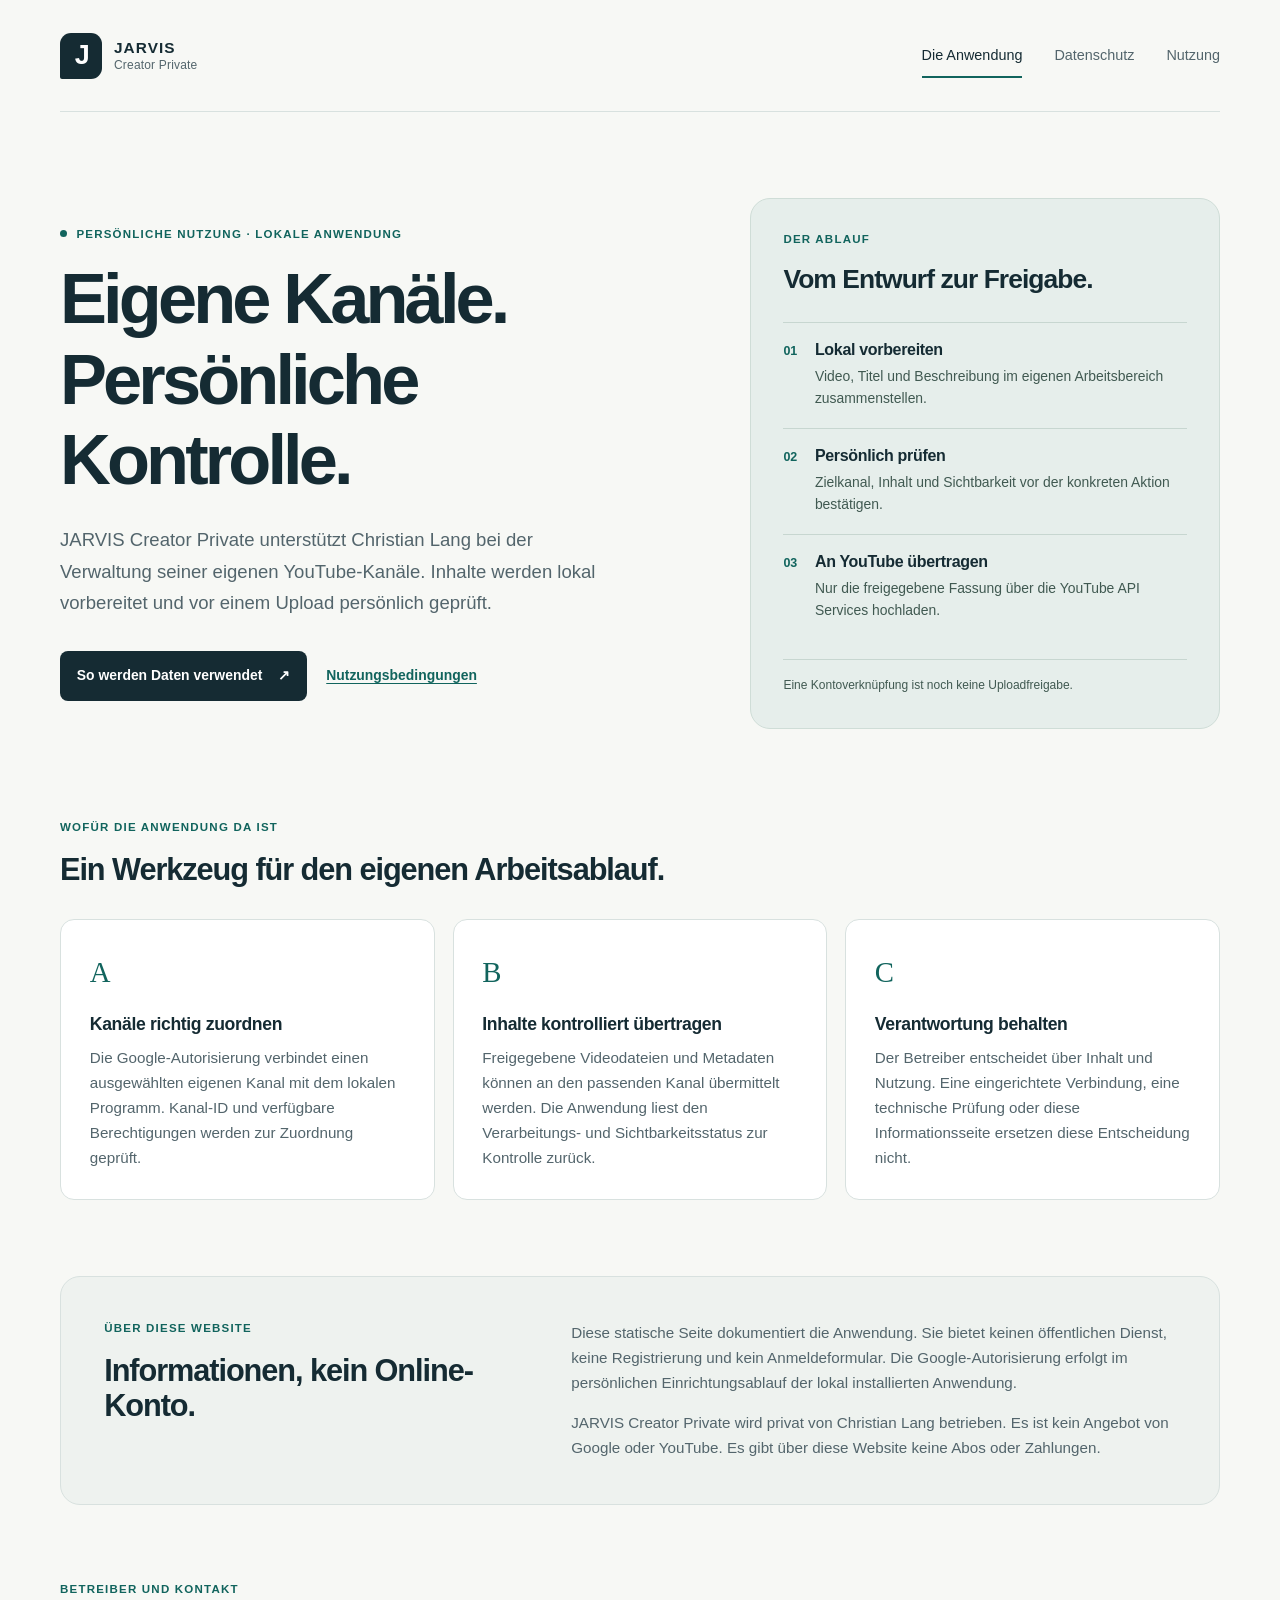
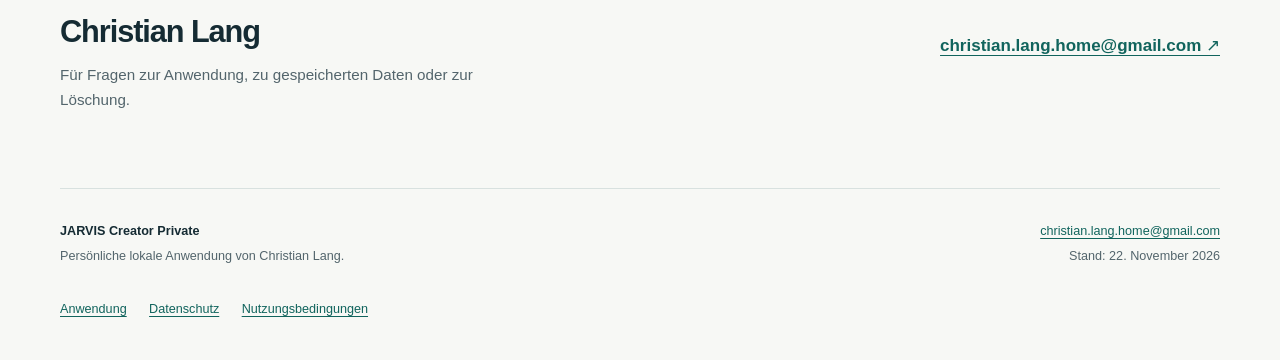
<file: index.html>
<!doctype html>
<html lang="de-CH">
<head>
  <meta charset="utf-8">
  <meta name="viewport" content="width=device-width, initial-scale=1">
  <meta name="description" content="Informationen zur persönlichen lokalen YouTube-Kanalverwaltung JARVIS Creator Private von Christian Lang.">
  <meta name="referrer" content="no-referrer">
  <meta name="google-site-verification" content="WJLr-su5qFIZs2sz-baOuVgckbcweXILUrfRdHcVjM0" />
  <meta http-equiv="Content-Security-Policy" content="default-src 'none'; style-src 'self'; base-uri 'none'; form-action 'none'; object-src 'none'">
  <title>Eigene Kanäle. Persönliche Kontrolle. · JARVIS Creator Private</title>
  <link rel="stylesheet" href="styles.css">
</head>
<body>
  <a class="skip-link" href="#inhalt">Zum Inhalt</a>
  <header class="site-header wrap">
    <a class="brand" href="index.html" aria-label="JARVIS Creator Private – Startseite">
      <span class="brand-mark" aria-hidden="true">J</span>
      <span>JARVIS<span class="brand-subtitle">Creator Private</span></span>
    </a>
    <nav aria-label="Hauptnavigation"><a href="index.html" aria-current="page">Die Anwendung</a>
<a href="privacy.html">Datenschutz</a>
<a href="terms.html">Nutzung</a></nav>
  </header>
  <main id="inhalt" tabindex="-1">

    <section class="hero wrap" aria-labelledby="haupttitel">
      <div class="hero-copy">
        <p class="eyebrow"><span class="status-dot" aria-hidden="true"></span> Persönliche Nutzung · Lokale Anwendung</p>
        <h1 id="haupttitel">Eigene Kanäle.<br>Persönliche Kontrolle.</h1>
        <p class="lead">JARVIS Creator Private unterstützt Christian Lang bei der Verwaltung seiner eigenen YouTube-Kanäle. Inhalte werden lokal vorbereitet und vor einem Upload persönlich geprüft.</p>
        <div class="hero-links"><a class="button" href="privacy.html">So werden Daten verwendet <span aria-hidden="true">↗</span></a><a class="text-link" href="terms.html">Nutzungsbedingungen</a></div>
      </div>
      <aside class="flow-panel" aria-labelledby="ablauf">
        <p class="eyebrow">Der Ablauf</p><h2 id="ablauf">Vom Entwurf zur Freigabe.</h2>
        <ol class="steps">
          <li><span class="step-number" aria-hidden="true">01</span><div><h3>Lokal vorbereiten</h3><p>Video, Titel und Beschreibung im eigenen Arbeitsbereich zusammenstellen.</p></div></li>
          <li><span class="step-number" aria-hidden="true">02</span><div><h3>Persönlich prüfen</h3><p>Zielkanal, Inhalt und Sichtbarkeit vor der konkreten Aktion bestätigen.</p></div></li>
          <li><span class="step-number" aria-hidden="true">03</span><div><h3>An YouTube übertragen</h3><p>Nur die freigegebene Fassung über die YouTube API Services hochladen.</p></div></li>
        </ol>
        <p class="panel-note">Eine Kontoverknüpfung ist noch keine Uploadfreigabe.</p>
      </aside>
    </section>

    <section class="section wrap" aria-labelledby="zweck">
      <div class="section-heading"><p class="eyebrow">Wofür die Anwendung da ist</p><h2 id="zweck">Ein Werkzeug für den eigenen Arbeitsablauf.</h2></div>
      <div class="card-grid">
        <article class="card"><span class="card-index" aria-hidden="true">A</span><h3>Kanäle richtig zuordnen</h3><p>Die Google-Autorisierung verbindet einen ausgewählten eigenen Kanal mit dem lokalen Programm. Kanal-ID und verfügbare Berechtigungen werden zur Zuordnung geprüft.</p></article>
        <article class="card"><span class="card-index" aria-hidden="true">B</span><h3>Inhalte kontrolliert übertragen</h3><p>Freigegebene Videodateien und Metadaten können an den passenden Kanal übermittelt werden. Die Anwendung liest den Verarbeitungs- und Sichtbarkeitsstatus zur Kontrolle zurück.</p></article>
        <article class="card"><span class="card-index" aria-hidden="true">C</span><h3>Verantwortung behalten</h3><p>Der Betreiber entscheidet über Inhalt und Nutzung. Eine eingerichtete Verbindung, eine technische Prüfung oder diese Informationsseite ersetzen diese Entscheidung nicht.</p></article>
      </div>
    </section>

    <section class="section wrap">
      <div class="information-band"><div><p class="eyebrow">Über diese Website</p><h2>Informationen, kein Online-Konto.</h2></div><div><p>Diese statische Seite dokumentiert die Anwendung. Sie bietet keinen öffentlichen Dienst, keine Registrierung und kein Anmeldeformular. Die Google-Autorisierung erfolgt im persönlichen Einrichtungsablauf der lokal installierten Anwendung.</p><p>JARVIS Creator Private wird privat von Christian Lang betrieben. Es ist kein Angebot von Google oder YouTube. Es gibt über diese Website keine Abos oder Zahlungen.</p></div></div>
    </section>

    <section class="contact-section wrap" aria-labelledby="kontakt">
      <div><p class="eyebrow">Betreiber und Kontakt</p><h2 id="kontakt">Christian Lang</h2><p>Für Fragen zur Anwendung, zu gespeicherten Daten oder zur Löschung.</p></div>
      <a class="contact-link" href="mailto:christian.lang.home@gmail.com">christian.lang.home@gmail.com <span aria-hidden="true">↗</span></a>
    </section>

  </main>
  <footer class="site-footer wrap">
    <div><strong>JARVIS Creator Private</strong><p>Persönliche lokale Anwendung von Christian Lang.</p></div>
    <div><a href="mailto:christian.lang.home@gmail.com">christian.lang.home@gmail.com</a><p>Stand: 22. November 2026</p></div>
    <nav aria-label="Weitere Informationen"><a href="index.html">Anwendung</a><a href="privacy.html">Datenschutz</a><a href="terms.html">Nutzungsbedingungen</a></nav>
  </footer>
</body>
</html>
</file>
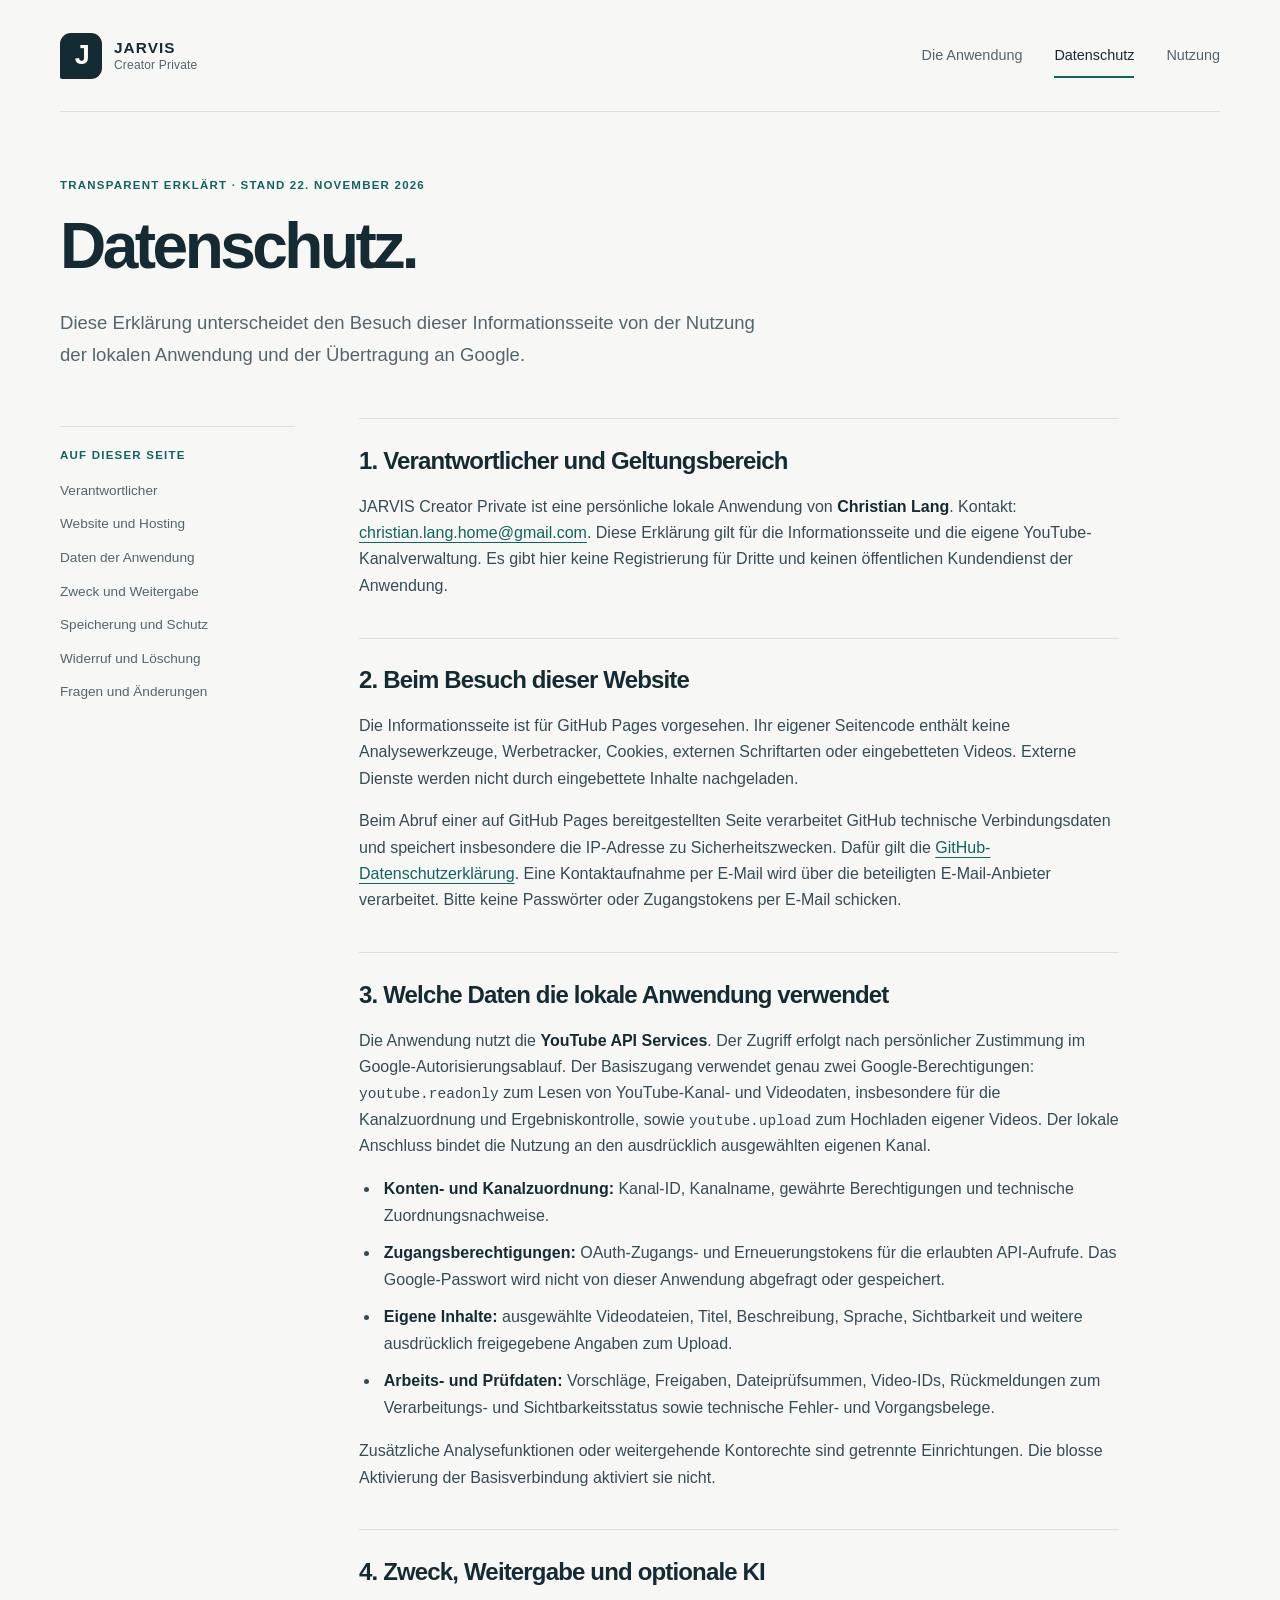
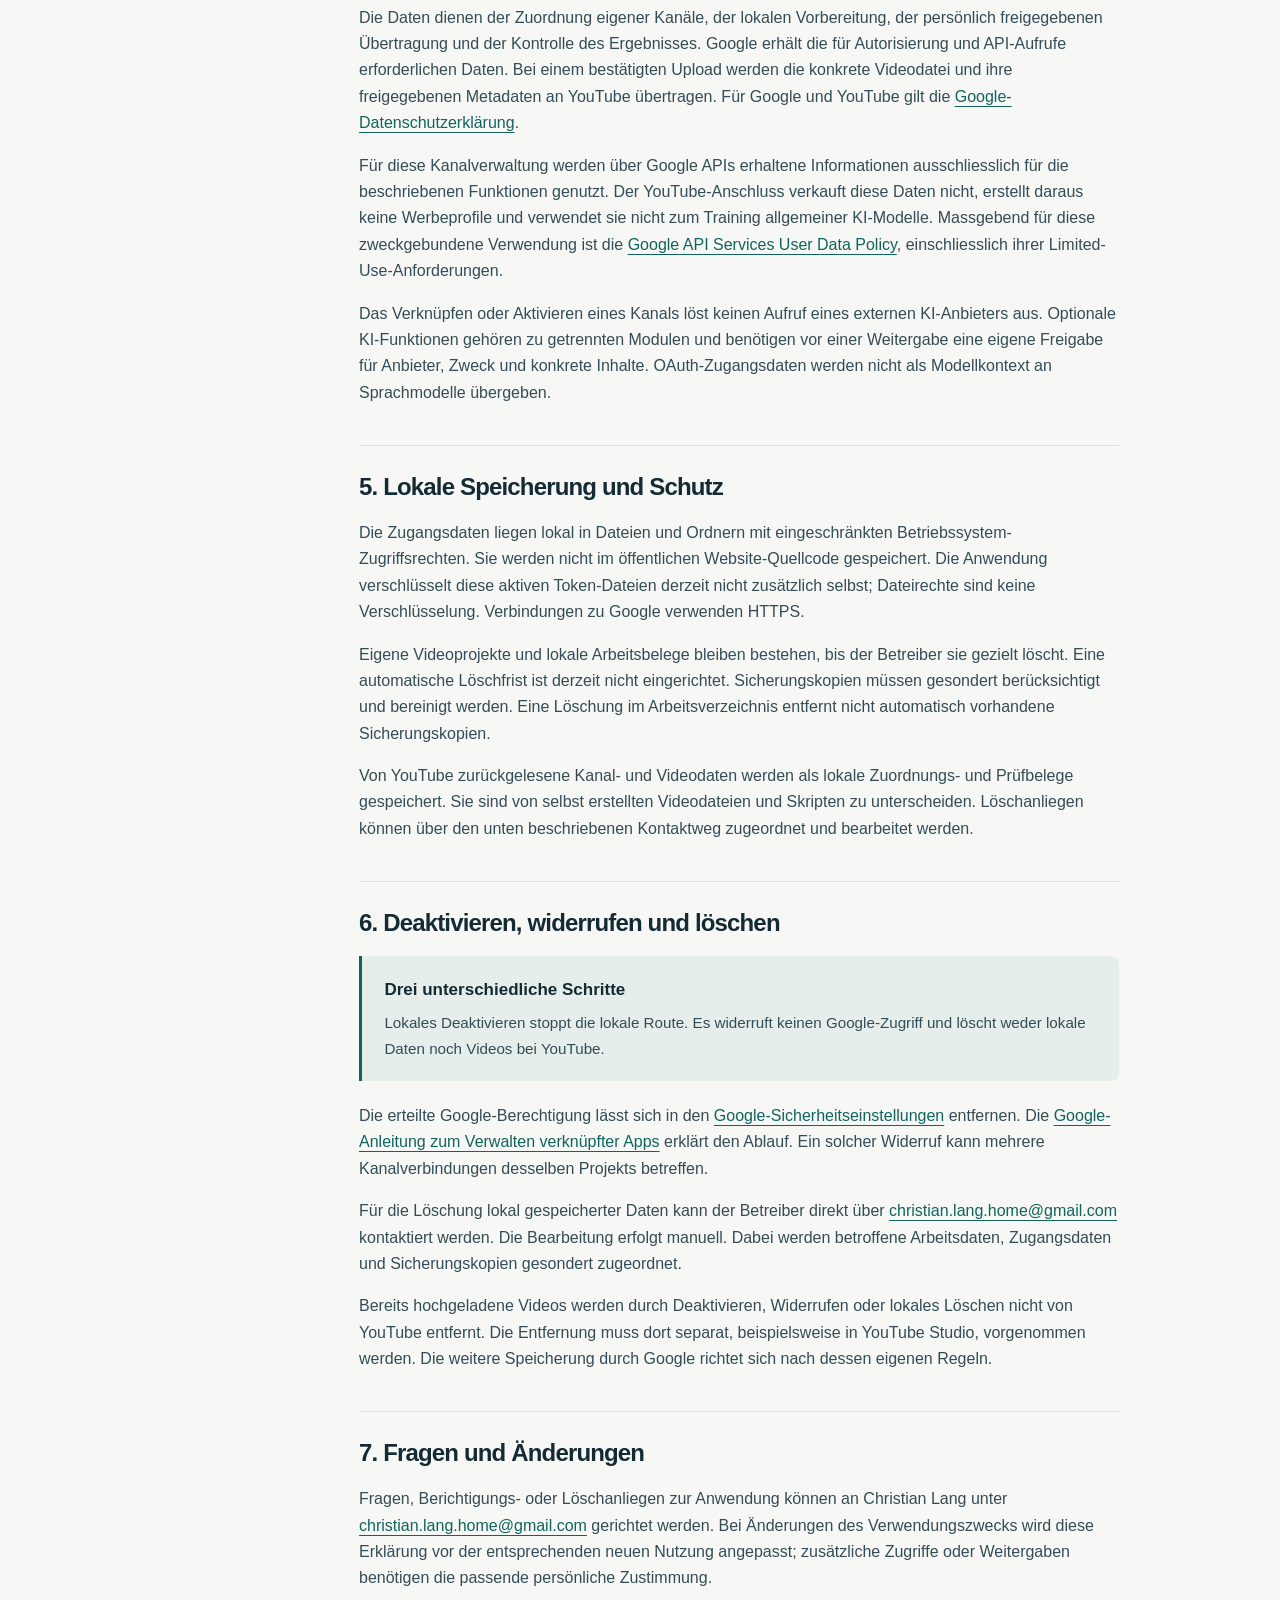
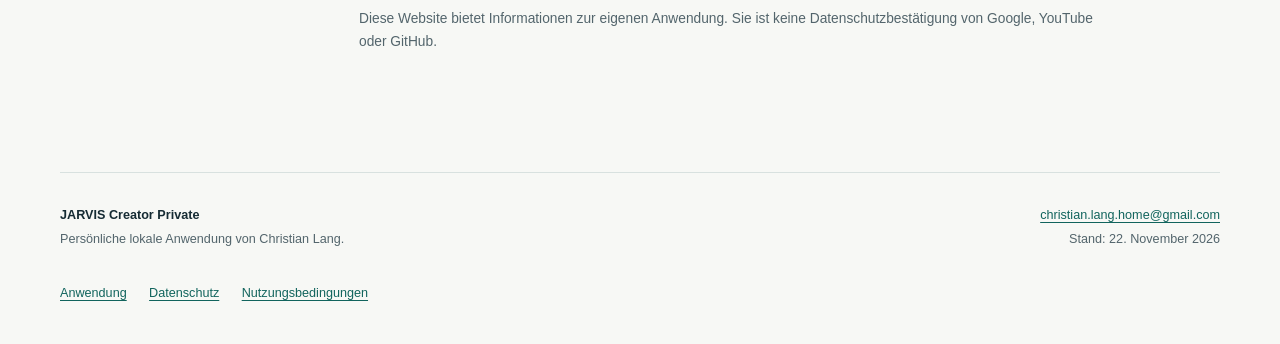
<file: privacy.html>
<!doctype html>
<html lang="de-CH">
<head>
  <meta charset="utf-8">
  <meta name="viewport" content="width=device-width, initial-scale=1">
  <meta name="description" content="Welche Daten JARVIS Creator Private verarbeitet, wie sie verwendet werden und wie sich der Google-Zugriff widerrufen lässt.">
  <meta name="referrer" content="no-referrer">
  <meta http-equiv="Content-Security-Policy" content="default-src 'none'; style-src 'self'; base-uri 'none'; form-action 'none'; object-src 'none'">
  <title>Datenschutz · JARVIS Creator Private</title>
  <link rel="stylesheet" href="styles.css">
</head>
<body>
  <a class="skip-link" href="#inhalt">Zum Inhalt</a>
  <header class="site-header wrap">
    <a class="brand" href="index.html" aria-label="JARVIS Creator Private – Startseite">
      <span class="brand-mark" aria-hidden="true">J</span>
      <span>JARVIS<span class="brand-subtitle">Creator Private</span></span>
    </a>
    <nav aria-label="Hauptnavigation"><a href="index.html">Die Anwendung</a>
<a href="privacy.html" aria-current="page">Datenschutz</a>
<a href="terms.html">Nutzung</a></nav>
  </header>
  <main id="inhalt" tabindex="-1">

    <header class="document-hero wrap"><p class="eyebrow">Transparent erklärt · Stand 22. November 2026</p><h1>Datenschutz.</h1><p class="lead">Diese Erklärung unterscheidet den Besuch dieser Informationsseite von der Nutzung der lokalen Anwendung und der Übertragung an Google.</p></header>
    <div class="document-layout wrap">
      <aside class="contents"><nav aria-label="Inhalt dieser Datenschutzerklärung"><p class="eyebrow">Auf dieser Seite</p><a href="#verantwortlich">Verantwortlicher</a><a href="#website">Website und Hosting</a><a href="#appdaten">Daten der Anwendung</a><a href="#verwendung">Zweck und Weitergabe</a><a href="#speicherung">Speicherung und Schutz</a><a href="#widerruf">Widerruf und Löschung</a><a href="#kontakt">Fragen und Änderungen</a></nav></aside>
      <article class="prose">
        <section id="verantwortlich"><h2>1. Verantwortlicher und Geltungsbereich</h2><p>JARVIS Creator Private ist eine persönliche lokale Anwendung von <strong>Christian Lang</strong>. Kontakt: <a href="mailto:christian.lang.home@gmail.com">christian.lang.home@gmail.com</a>. Diese Erklärung gilt für die Informationsseite und die eigene YouTube-Kanalverwaltung. Es gibt hier keine Registrierung für Dritte und keinen öffentlichen Kundendienst der Anwendung.</p></section>

        <section id="website"><h2>2. Beim Besuch dieser Website</h2><p>Die Informationsseite ist für GitHub Pages vorgesehen. Ihr eigener Seitencode enthält keine Analysewerkzeuge, Werbetracker, Cookies, externen Schriftarten oder eingebetteten Videos. Externe Dienste werden nicht durch eingebettete Inhalte nachgeladen.</p><p>Beim Abruf einer auf GitHub Pages bereitgestellten Seite verarbeitet GitHub technische Verbindungsdaten und speichert insbesondere die IP-Adresse zu Sicherheitszwecken. Dafür gilt die <a href="https://docs.github.com/en/site-policy/privacy-policies/github-general-privacy-statement">GitHub-Datenschutzerklärung</a>. Eine Kontaktaufnahme per E-Mail wird über die beteiligten E-Mail-Anbieter verarbeitet. Bitte keine Passwörter oder Zugangstokens per E-Mail schicken.</p></section>

        <section id="appdaten"><h2>3. Welche Daten die lokale Anwendung verwendet</h2><p>Die Anwendung nutzt die <strong>YouTube API Services</strong>. Der Zugriff erfolgt nach persönlicher Zustimmung im Google-Autorisierungsablauf. Der Basiszugang verwendet genau zwei Google-Berechtigungen: <code>youtube.readonly</code> zum Lesen von YouTube-Kanal- und Videodaten, insbesondere für die Kanalzuordnung und Ergebniskontrolle, sowie <code>youtube.upload</code> zum Hochladen eigener Videos. Der lokale Anschluss bindet die Nutzung an den ausdrücklich ausgewählten eigenen Kanal.</p><ul><li><strong>Konten- und Kanalzuordnung:</strong> Kanal-ID, Kanalname, gewährte Berechtigungen und technische Zuordnungsnachweise.</li><li><strong>Zugangsberechtigungen:</strong> OAuth-Zugangs- und Erneuerungstokens für die erlaubten API-Aufrufe. Das Google-Passwort wird nicht von dieser Anwendung abgefragt oder gespeichert.</li><li><strong>Eigene Inhalte:</strong> ausgewählte Videodateien, Titel, Beschreibung, Sprache, Sichtbarkeit und weitere ausdrücklich freigegebene Angaben zum Upload.</li><li><strong>Arbeits- und Prüfdaten:</strong> Vorschläge, Freigaben, Dateiprüfsummen, Video-IDs, Rückmeldungen zum Verarbeitungs- und Sichtbarkeitsstatus sowie technische Fehler- und Vorgangsbelege.</li></ul><p>Zusätzliche Analysefunktionen oder weitergehende Kontorechte sind getrennte Einrichtungen. Die blosse Aktivierung der Basisverbindung aktiviert sie nicht.</p></section>

        <section id="verwendung"><h2>4. Zweck, Weitergabe und optionale KI</h2><p>Die Daten dienen der Zuordnung eigener Kanäle, der lokalen Vorbereitung, der persönlich freigegebenen Übertragung und der Kontrolle des Ergebnisses. Google erhält die für Autorisierung und API-Aufrufe erforderlichen Daten. Bei einem bestätigten Upload werden die konkrete Videodatei und ihre freigegebenen Metadaten an YouTube übertragen. Für Google und YouTube gilt die <a href="https://policies.google.com/privacy?hl=de">Google-Datenschutzerklärung</a>.</p><p>Für diese Kanalverwaltung werden über Google APIs erhaltene Informationen ausschliesslich für die beschriebenen Funktionen genutzt. Der YouTube-Anschluss verkauft diese Daten nicht, erstellt daraus keine Werbeprofile und verwendet sie nicht zum Training allgemeiner KI-Modelle. Massgebend für diese zweckgebundene Verwendung ist die <a href="https://developers.google.com/terms/api-services-user-data-policy">Google API Services User Data Policy</a>, einschliesslich ihrer Limited-Use-Anforderungen.</p><p>Das Verknüpfen oder Aktivieren eines Kanals löst keinen Aufruf eines externen KI-Anbieters aus. Optionale KI-Funktionen gehören zu getrennten Modulen und benötigen vor einer Weitergabe eine eigene Freigabe für Anbieter, Zweck und konkrete Inhalte. OAuth-Zugangsdaten werden nicht als Modellkontext an Sprachmodelle übergeben.</p></section>

        <section id="speicherung"><h2>5. Lokale Speicherung und Schutz</h2><p>Die Zugangsdaten liegen lokal in Dateien und Ordnern mit eingeschränkten Betriebssystem-Zugriffsrechten. Sie werden nicht im öffentlichen Website-Quellcode gespeichert. Die Anwendung verschlüsselt diese aktiven Token-Dateien derzeit nicht zusätzlich selbst; Dateirechte sind keine Verschlüsselung. Verbindungen zu Google verwenden HTTPS.</p><p>Eigene Videoprojekte und lokale Arbeitsbelege bleiben bestehen, bis der Betreiber sie gezielt löscht. Eine automatische Löschfrist ist derzeit nicht eingerichtet. Sicherungskopien müssen gesondert berücksichtigt und bereinigt werden. Eine Löschung im Arbeitsverzeichnis entfernt nicht automatisch vorhandene Sicherungskopien.</p><p>Von YouTube zurückgelesene Kanal- und Videodaten werden als lokale Zuordnungs- und Prüfbelege gespeichert. Sie sind von selbst erstellten Videodateien und Skripten zu unterscheiden. Löschanliegen können über den unten beschriebenen Kontaktweg zugeordnet und bearbeitet werden.</p></section>

        <section id="widerruf"><h2>6. Deaktivieren, widerrufen und löschen</h2><div class="callout"><strong>Drei unterschiedliche Schritte</strong><p>Lokales Deaktivieren stoppt die lokale Route. Es widerruft keinen Google-Zugriff und löscht weder lokale Daten noch Videos bei YouTube.</p></div><p>Die erteilte Google-Berechtigung lässt sich in den <a href="https://security.google.com/settings/security/permissions">Google-Sicherheitseinstellungen</a> entfernen. Die <a href="https://support.google.com/accounts/answer/13533235?hl=de">Google-Anleitung zum Verwalten verknüpfter Apps</a> erklärt den Ablauf. Ein solcher Widerruf kann mehrere Kanalverbindungen desselben Projekts betreffen.</p><p>Für die Löschung lokal gespeicherter Daten kann der Betreiber direkt über <a href="mailto:christian.lang.home@gmail.com">christian.lang.home@gmail.com</a> kontaktiert werden. Die Bearbeitung erfolgt manuell. Dabei werden betroffene Arbeitsdaten, Zugangsdaten und Sicherungskopien gesondert zugeordnet.</p><p>Bereits hochgeladene Videos werden durch Deaktivieren, Widerrufen oder lokales Löschen nicht von YouTube entfernt. Die Entfernung muss dort separat, beispielsweise in YouTube Studio, vorgenommen werden. Die weitere Speicherung durch Google richtet sich nach dessen eigenen Regeln.</p></section>

        <section id="kontakt"><h2>7. Fragen und Änderungen</h2><p>Fragen, Berichtigungs- oder Löschanliegen zur Anwendung können an Christian Lang unter <a href="mailto:christian.lang.home@gmail.com">christian.lang.home@gmail.com</a> gerichtet werden. Bei Änderungen des Verwendungszwecks wird diese Erklärung vor der entsprechenden neuen Nutzung angepasst; zusätzliche Zugriffe oder Weitergaben benötigen die passende persönliche Zustimmung.</p><p class="document-note">Diese Website bietet Informationen zur eigenen Anwendung. Sie ist keine Datenschutzbestätigung von Google, YouTube oder GitHub.</p></section>
      </article>
    </div>

  </main>
  <footer class="site-footer wrap">
    <div><strong>JARVIS Creator Private</strong><p>Persönliche lokale Anwendung von Christian Lang.</p></div>
    <div><a href="mailto:christian.lang.home@gmail.com">christian.lang.home@gmail.com</a><p>Stand: 22. November 2026</p></div>
    <nav aria-label="Weitere Informationen"><a href="index.html">Anwendung</a><a href="privacy.html">Datenschutz</a><a href="terms.html">Nutzungsbedingungen</a></nav>
  </footer>
</body>
</html>
</file>
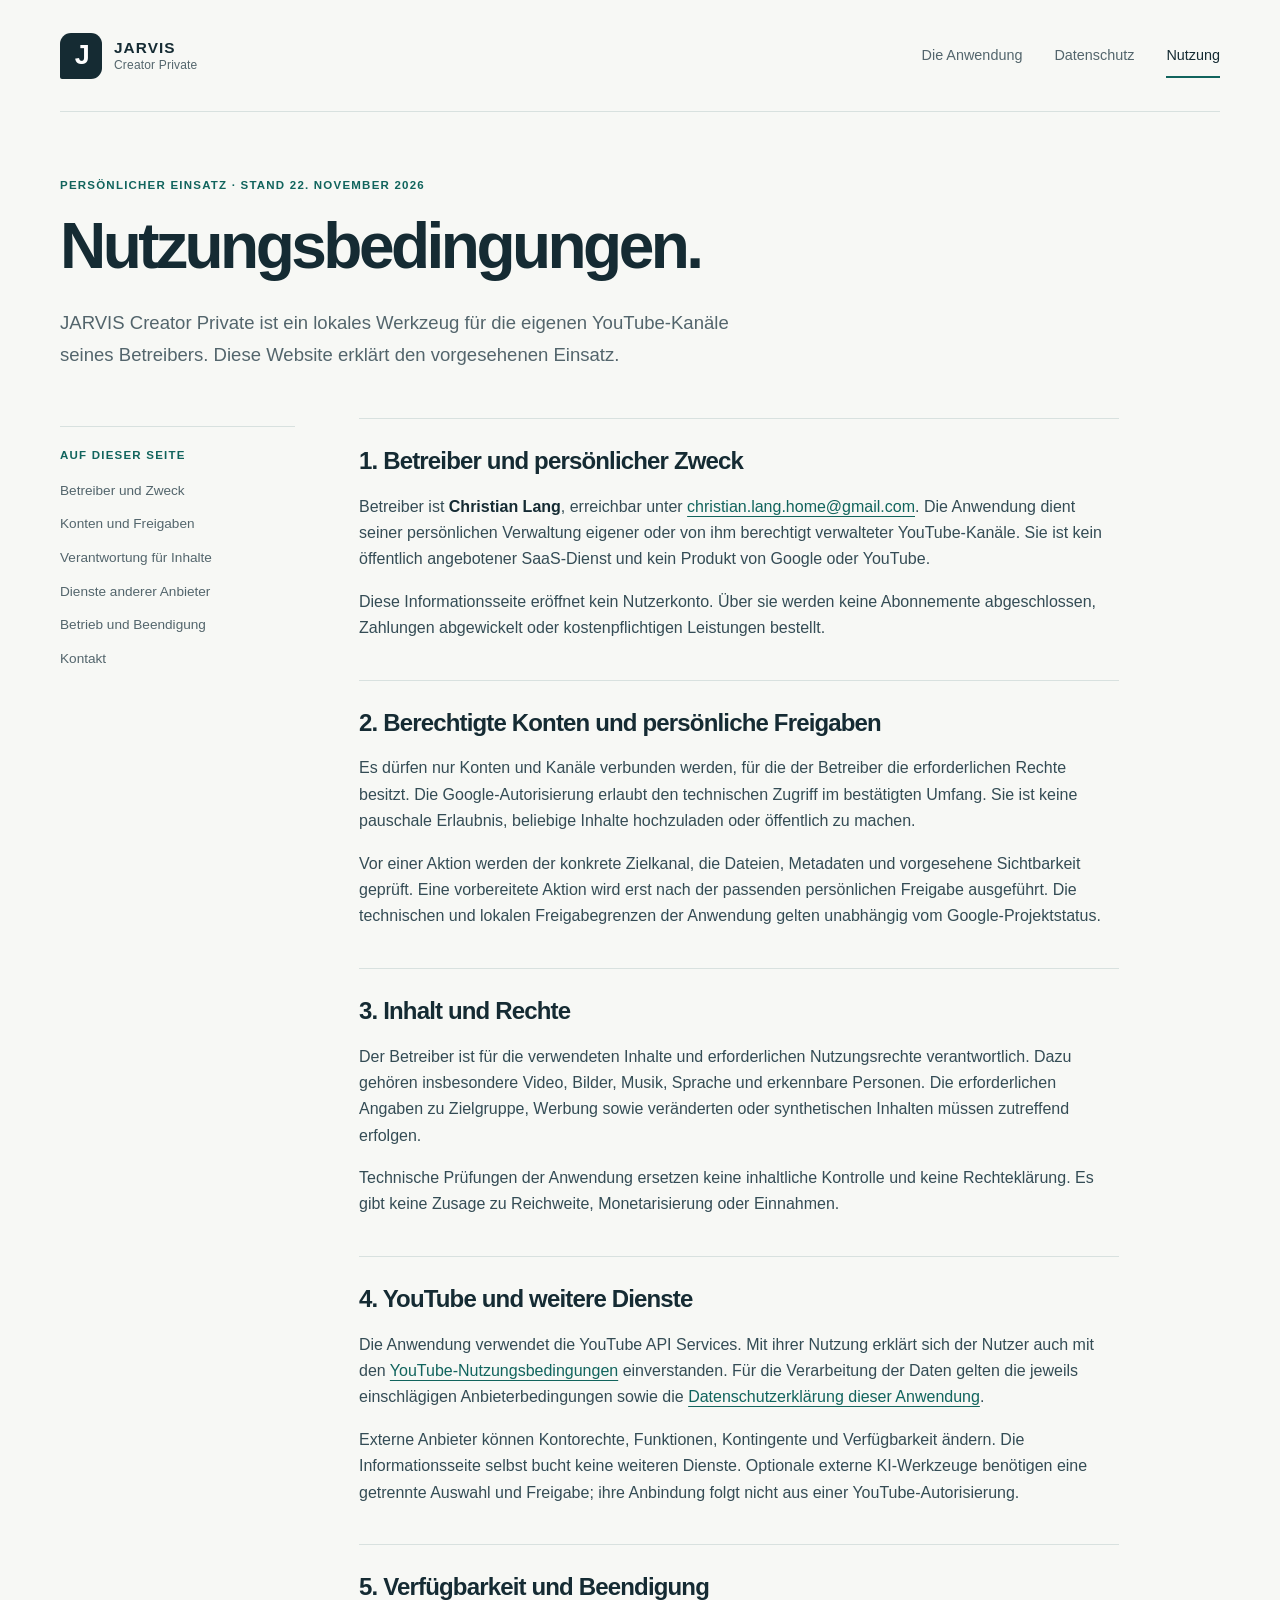
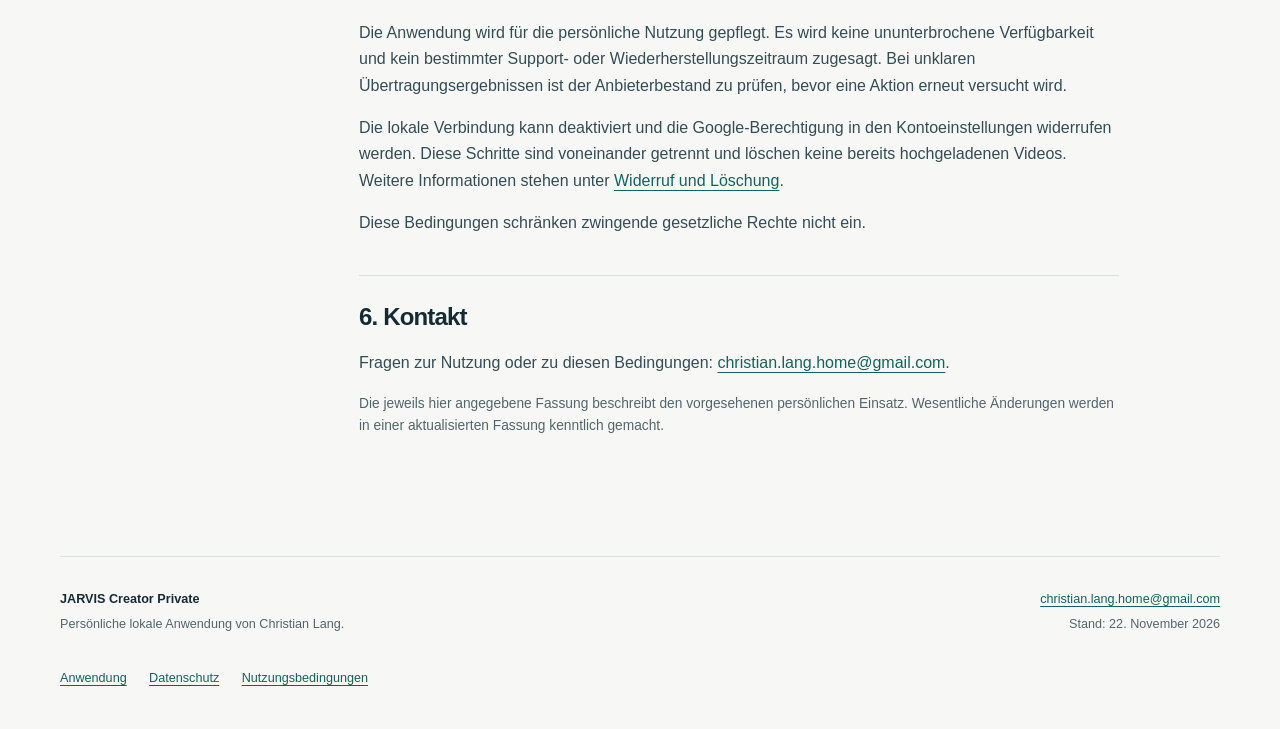
<file: terms.html>
<!doctype html>
<html lang="de-CH">
<head>
  <meta charset="utf-8">
  <meta name="viewport" content="width=device-width, initial-scale=1">
  <meta name="description" content="Bedingungen für die persönliche Eigennutzung von JARVIS Creator Private und Informationen zu Freigaben und Drittanbietern.">
  <meta name="referrer" content="no-referrer">
  <meta http-equiv="Content-Security-Policy" content="default-src 'none'; style-src 'self'; base-uri 'none'; form-action 'none'; object-src 'none'">
  <title>Nutzungsbedingungen · JARVIS Creator Private</title>
  <link rel="stylesheet" href="styles.css">
</head>
<body>
  <a class="skip-link" href="#inhalt">Zum Inhalt</a>
  <header class="site-header wrap">
    <a class="brand" href="index.html" aria-label="JARVIS Creator Private – Startseite">
      <span class="brand-mark" aria-hidden="true">J</span>
      <span>JARVIS<span class="brand-subtitle">Creator Private</span></span>
    </a>
    <nav aria-label="Hauptnavigation"><a href="index.html">Die Anwendung</a>
<a href="privacy.html">Datenschutz</a>
<a href="terms.html" aria-current="page">Nutzung</a></nav>
  </header>
  <main id="inhalt" tabindex="-1">

    <header class="document-hero wrap"><p class="eyebrow">Persönlicher Einsatz · Stand 22. November 2026</p><h1>Nutzungsbedingungen.</h1><p class="lead">JARVIS Creator Private ist ein lokales Werkzeug für die eigenen YouTube-Kanäle seines Betreibers. Diese Website erklärt den vorgesehenen Einsatz.</p></header>
    <div class="document-layout wrap">
      <aside class="contents"><nav aria-label="Inhalt dieser Nutzungsbedingungen"><p class="eyebrow">Auf dieser Seite</p><a href="#betreiber">Betreiber und Zweck</a><a href="#konten">Konten und Freigaben</a><a href="#inhalte">Verantwortung für Inhalte</a><a href="#anbieter">Dienste anderer Anbieter</a><a href="#betrieb">Betrieb und Beendigung</a><a href="#kontakt">Kontakt</a></nav></aside>
      <article class="prose">
        <section id="betreiber"><h2>1. Betreiber und persönlicher Zweck</h2><p>Betreiber ist <strong>Christian Lang</strong>, erreichbar unter <a href="mailto:christian.lang.home@gmail.com">christian.lang.home@gmail.com</a>. Die Anwendung dient seiner persönlichen Verwaltung eigener oder von ihm berechtigt verwalteter YouTube-Kanäle. Sie ist kein öffentlich angebotener SaaS-Dienst und kein Produkt von Google oder YouTube.</p><p>Diese Informationsseite eröffnet kein Nutzerkonto. Über sie werden keine Abonnemente abgeschlossen, Zahlungen abgewickelt oder kostenpflichtigen Leistungen bestellt.</p></section>

        <section id="konten"><h2>2. Berechtigte Konten und persönliche Freigaben</h2><p>Es dürfen nur Konten und Kanäle verbunden werden, für die der Betreiber die erforderlichen Rechte besitzt. Die Google-Autorisierung erlaubt den technischen Zugriff im bestätigten Umfang. Sie ist keine pauschale Erlaubnis, beliebige Inhalte hochzuladen oder öffentlich zu machen.</p><p>Vor einer Aktion werden der konkrete Zielkanal, die Dateien, Metadaten und vorgesehene Sichtbarkeit geprüft. Eine vorbereitete Aktion wird erst nach der passenden persönlichen Freigabe ausgeführt. Die technischen und lokalen Freigabegrenzen der Anwendung gelten unabhängig vom Google-Projektstatus.</p></section>

        <section id="inhalte"><h2>3. Inhalt und Rechte</h2><p>Der Betreiber ist für die verwendeten Inhalte und erforderlichen Nutzungsrechte verantwortlich. Dazu gehören insbesondere Video, Bilder, Musik, Sprache und erkennbare Personen. Die erforderlichen Angaben zu Zielgruppe, Werbung sowie veränderten oder synthetischen Inhalten müssen zutreffend erfolgen.</p><p>Technische Prüfungen der Anwendung ersetzen keine inhaltliche Kontrolle und keine Rechteklärung. Es gibt keine Zusage zu Reichweite, Monetarisierung oder Einnahmen.</p></section>

        <section id="anbieter"><h2>4. YouTube und weitere Dienste</h2><p>Die Anwendung verwendet die YouTube API Services. Mit ihrer Nutzung erklärt sich der Nutzer auch mit den <a href="https://www.youtube.com/t/terms">YouTube-Nutzungsbedingungen</a> einverstanden. Für die Verarbeitung der Daten gelten die jeweils einschlägigen Anbieterbedingungen sowie die <a href="privacy.html">Datenschutzerklärung dieser Anwendung</a>.</p><p>Externe Anbieter können Kontorechte, Funktionen, Kontingente und Verfügbarkeit ändern. Die Informationsseite selbst bucht keine weiteren Dienste. Optionale externe KI-Werkzeuge benötigen eine getrennte Auswahl und Freigabe; ihre Anbindung folgt nicht aus einer YouTube-Autorisierung.</p></section>

        <section id="betrieb"><h2>5. Verfügbarkeit und Beendigung</h2><p>Die Anwendung wird für die persönliche Nutzung gepflegt. Es wird keine ununterbrochene Verfügbarkeit und kein bestimmter Support- oder Wiederherstellungszeitraum zugesagt. Bei unklaren Übertragungsergebnissen ist der Anbieterbestand zu prüfen, bevor eine Aktion erneut versucht wird.</p><p>Die lokale Verbindung kann deaktiviert und die Google-Berechtigung in den Kontoeinstellungen widerrufen werden. Diese Schritte sind voneinander getrennt und löschen keine bereits hochgeladenen Videos. Weitere Informationen stehen unter <a href="privacy.html#widerruf">Widerruf und Löschung</a>.</p><p>Diese Bedingungen schränken zwingende gesetzliche Rechte nicht ein.</p></section>

        <section id="kontakt"><h2>6. Kontakt</h2><p>Fragen zur Nutzung oder zu diesen Bedingungen: <a href="mailto:christian.lang.home@gmail.com">christian.lang.home@gmail.com</a>.</p><p class="document-note">Die jeweils hier angegebene Fassung beschreibt den vorgesehenen persönlichen Einsatz. Wesentliche Änderungen werden in einer aktualisierten Fassung kenntlich gemacht.</p></section>
      </article>
    </div>

  </main>
  <footer class="site-footer wrap">
    <div><strong>JARVIS Creator Private</strong><p>Persönliche lokale Anwendung von Christian Lang.</p></div>
    <div><a href="mailto:christian.lang.home@gmail.com">christian.lang.home@gmail.com</a><p>Stand: 22. November 2026</p></div>
    <nav aria-label="Weitere Informationen"><a href="index.html">Anwendung</a><a href="privacy.html">Datenschutz</a><a href="terms.html">Nutzungsbedingungen</a></nav>
  </footer>
</body>
</html>
</file>
<file: styles.css>
:root {
  color-scheme: light;
  --paper: #f7f8f5;
  --white: #ffffff;
  --ink: #152b33;
  --muted: #53656c;
  --line: #d8e1df;
  --accent: #11645d;
  --pale: #e6eeeb;
  --soft: #eef2ef;
  --radius: 20px;
}
* { box-sizing: border-box; }
html { scroll-padding-top: 2rem; }
body { margin: 0; color: var(--ink); background: var(--paper); font-family: -apple-system, BlinkMacSystemFont, "Segoe UI", Arial, sans-serif; font-size: 17px; line-height: 1.65; }
a { color: var(--accent); text-underline-offset: .22em; text-decoration-thickness: 1px; }
a:hover { text-decoration-thickness: 2px; }
a:focus-visible { outline: 3px solid #aa5b00; outline-offset: 5px; border-radius: 2px; }
p, h1, h2, h3 { margin-top: 0; }
h1, h2, h3 { color: var(--ink); line-height: 1.14; }
h1 { font-size: clamp(2.65rem, 5.5vw, 4.65rem); letter-spacing: -.055em; font-weight: 720; margin-bottom: 1.5rem; overflow-wrap: anywhere; hyphens: auto; }
h2 { font-size: clamp(1.6rem, 2.4vw, 2.15rem); letter-spacing: -.035em; font-weight: 680; }
h3 { font-size: 1.1rem; letter-spacing: -.02em; margin-bottom: .65rem; }
main:focus { outline: none; }
.wrap { width: min(1160px, calc(100% - 64px)); margin-inline: auto; }
.skip-link { position: absolute; top: -120px; left: 1rem; z-index: 10; padding: .75rem 1.1rem; background: var(--white); border: 2px solid var(--accent); }
.skip-link:focus { top: 1rem; }
.site-header { display: flex; align-items: center; justify-content: space-between; gap: 2rem; min-height: 112px; border-bottom: 1px solid var(--line); }
.brand { display: inline-flex; align-items: center; gap: 12px; text-decoration: none; color: var(--ink); font-size: .96rem; line-height: 1.3; font-weight: 750; letter-spacing: .07em; }
.brand-mark { display: grid; place-items: center; width: 42px; height: 46px; background: var(--ink); color: var(--white); font-size: 27px; border-radius: 11px 11px 11px 2px; font-weight: 600; letter-spacing: -.1em; }
.brand-subtitle { display: block; font-size: .75rem; font-weight: 450; letter-spacing: .015em; color: var(--muted); }
.site-header nav { display: flex; gap: 2rem; flex-wrap: wrap; align-items: center; }
.site-header nav a { font-size: .9rem; color: var(--muted); text-decoration: none; padding-block: .65rem; }
.site-header nav a[aria-current="page"] { color: var(--ink); box-shadow: inset 0 -2px var(--accent); }
.site-header nav a:hover { color: var(--accent); }
.eyebrow { color: var(--accent); font-size: .72rem; line-height: 1.5; font-weight: 750; letter-spacing: .105em; text-transform: uppercase; margin-bottom: 1rem; }
.status-dot { display: inline-block; width: 7px; height: 7px; border-radius: 50%; margin-right: 5px; background: var(--accent); vertical-align: 1px; }
.hero { display: grid; grid-template-columns: 1.3fr 1fr; align-items: center; gap: 5rem; padding-top: 86px; padding-bottom: 90px; }
.lead { font-size: 1.16rem; line-height: 1.7; color: var(--muted); max-width: 720px; }
.hero .lead { max-width: 540px; }
.hero-links { display: flex; align-items: center; flex-wrap: wrap; gap: 1.2rem; margin-top: 2rem; }
.button { display: inline-flex; align-items: center; gap: 1rem; background: var(--ink); color: var(--white); padding: .85rem 1.05rem; border-radius: 8px; font-size: .87rem; text-decoration: none; font-weight: 600; }
.button:hover { background: var(--accent); }
.text-link { font-size: .87rem; font-weight: 550; }
.flow-panel { padding: 2rem; border: 1px solid #cfddd7; border-radius: var(--radius); background: var(--pale); }
.flow-panel h2 { font-size: 1.65rem; margin-bottom: 1.7rem; }
.steps { padding: 0; margin: 0; list-style: none; }
.steps li { display: flex; gap: 1.1rem; align-items: baseline; padding: 1.15rem 0; border-top: 1px solid #c7d6d0; }
.step-number { color: var(--accent); font-size: .78rem; font-weight: 700; font-variant-numeric: tabular-nums; }
.steps h3 { font-size: 1rem; margin-bottom: .35rem; }
.steps p { font-size: .87rem; line-height: 1.6; color: #405951; margin-bottom: 0; }
.panel-note { font-size: .75rem; color: #405951; margin: 1.2rem 0 0; border-top: 1px solid #c7d6d0; padding-top: 1rem; }
.section { margin-bottom: 76px; }
.section-heading { max-width: 660px; margin-bottom: 2rem; }
.section-heading h2 { margin-bottom: 0; }
.card-grid { display: grid; grid-template-columns: repeat(3, 1fr); gap: 1.1rem; }
.card { padding: 1.8rem; border: 1px solid var(--line); border-radius: 14px; background: var(--white); }
.card-index { display: inline-block; font-family: Georgia, serif; font-size: 1.8rem; color: var(--accent); margin-bottom: 1.1rem; }
.card p { font-size: .95rem; color: var(--muted); margin-bottom: 0; }
.information-band { display: grid; grid-template-columns: 1fr 1.5fr; gap: 4rem; padding: 2.7rem; background: var(--soft); border: 1px solid var(--line); border-radius: var(--radius); }
.information-band h2 { margin-bottom: 0; }
.information-band p:not(.eyebrow) { color: var(--muted); font-size: .95rem; }
.information-band p:last-child { margin-bottom: 0; }
.contact-section { display: flex; justify-content: space-between; align-items: center; gap: 2rem; margin-bottom: 76px; }
.contact-section h2 { margin-bottom: .8rem; }
.contact-section p:last-child { color: var(--muted); max-width: 440px; margin-bottom: 0; font-size: .95rem; }
.contact-link { font-weight: 550; overflow-wrap: anywhere; }
.site-footer { display: grid; grid-template-columns: 1fr 1fr; gap: 1rem 2rem; border-top: 1px solid var(--line); padding: 2rem 0 2.5rem; font-size: .79rem; color: var(--muted); }
.site-footer strong { color: var(--ink); font-weight: 600; }
.site-footer p { margin-bottom: .25rem; margin-top: .25rem; }
.site-footer > div:nth-child(2) { text-align: right; }
.site-footer a { overflow-wrap: anywhere; }
.site-footer nav { display: flex; flex-wrap: wrap; gap: 1.4rem; grid-column: 1 / -1; margin-top: .8rem; }
.document-hero { padding-top: 65px; padding-bottom: 48px; }
.document-hero h1 { font-size: clamp(2.5rem, 5vw, 4rem); }
.document-hero .lead { margin-bottom: 0; }
.document-layout { display: grid; grid-template-columns: 235px minmax(0, 1fr); gap: 4rem; padding-bottom: 80px; align-items: start; }
.contents { position: sticky; top: 2rem; padding-top: .5rem; }
.contents nav { display: flex; flex-direction: column; align-items: start; border-top: 1px solid var(--line); padding-top: 1.2rem; }
.contents a { font-size: .85rem; color: var(--muted); text-decoration: none; margin-bottom: .7rem; }
.contents a:hover { color: var(--accent); text-decoration: underline; }
.prose { max-width: 760px; }
.prose section { border-top: 1px solid var(--line); padding-top: 1.6rem; margin-bottom: 2.4rem; scroll-margin-top: 2rem; }
.prose h2 { font-size: 1.5rem; line-height: 1.3; margin-bottom: 1.1rem; }
.prose p, .prose li { font-size: 1rem; color: #344c55; }
.prose a { overflow-wrap: anywhere; }
.prose code { font-size: .91em; overflow-wrap: anywhere; }
.prose ul { padding-left: 1.3rem; }
.prose li { padding-left: .25rem; margin-bottom: .7rem; }
.prose strong { color: var(--ink); }
.callout { padding: 1.25rem 1.4rem; background: var(--pale); border-left: 3px solid var(--accent); margin-bottom: 1.4rem; border-radius: 0 8px 8px 0; }
.callout p { font-size: .95rem; margin-bottom: 0; margin-top: .4rem; }
.prose .document-note { color: var(--muted); font-size: .86rem; }
@media (max-width: 1000px) {
  .hero { gap: 2rem; }
  .hero h1 { font-size: clamp(2.65rem, 5.8vw, 4rem); }
  .flow-panel { padding: 1.5rem; }
  .document-layout { gap: 2rem; grid-template-columns: 195px minmax(0, 1fr); }
  .information-band { gap: 2rem; padding: 2rem; }
}
@media (max-width: 760px) {
  .wrap { width: min(100% - 40px, 600px); }
  .site-header { min-height: auto; padding-block: 1.2rem 1rem; align-items: start; flex-direction: column; gap: .7rem; }
  .site-header nav { gap: 1.5rem; width: 100%; }
  .site-header nav a { font-size: .83rem; }
  .hero { grid-template-columns: 1fr; gap: 2.5rem; padding-block: 48px 55px; }
  .hero h1 { font-size: clamp(2.5rem, 9vw, 3.75rem); }
  .hero .lead { max-width: none; }
  .lead { font-size: 1.07rem; }
  .section { margin-bottom: 50px; }
  .card-grid, .information-band { grid-template-columns: 1fr; }
  .card { padding: 1.5rem; }
  .information-band { gap: 1.1rem; padding: 1.6rem; }
  .contact-section { flex-direction: column; align-items: start; gap: 1rem; margin-bottom: 50px; }
  .site-footer { grid-template-columns: 1fr; }
  .site-footer > div:nth-child(2) { text-align: left; }
  .document-hero { padding-block: 44px 32px; }
  .document-layout { grid-template-columns: 1fr; gap: 1.5rem; padding-bottom: 30px; }
  .contents { position: static; }
  .contents nav { flex-direction: row; flex-wrap: wrap; gap: .35rem 1.25rem; }
  .contents .eyebrow { width: 100%; margin-bottom: .4rem; }
  .contents a { margin-bottom: .45rem; }
  .prose h2 { font-size: 1.35rem; }
}
@media (prefers-reduced-motion: reduce) { html { scroll-behavior: auto; } }
@media print {
  body { background: white; color: black; font-size: 11pt; }
  .wrap { width: 100%; }
  .site-header nav, .contents, .hero-links, .skip-link { display: none; }
  .document-layout, .hero, .card-grid, .information-band { display: block; }
  .document-hero, .hero { padding-block: 1.5rem; }
  .card, .flow-panel, .prose section { break-inside: avoid; }
  .site-footer { margin-top: 2rem; }
}
</file>
